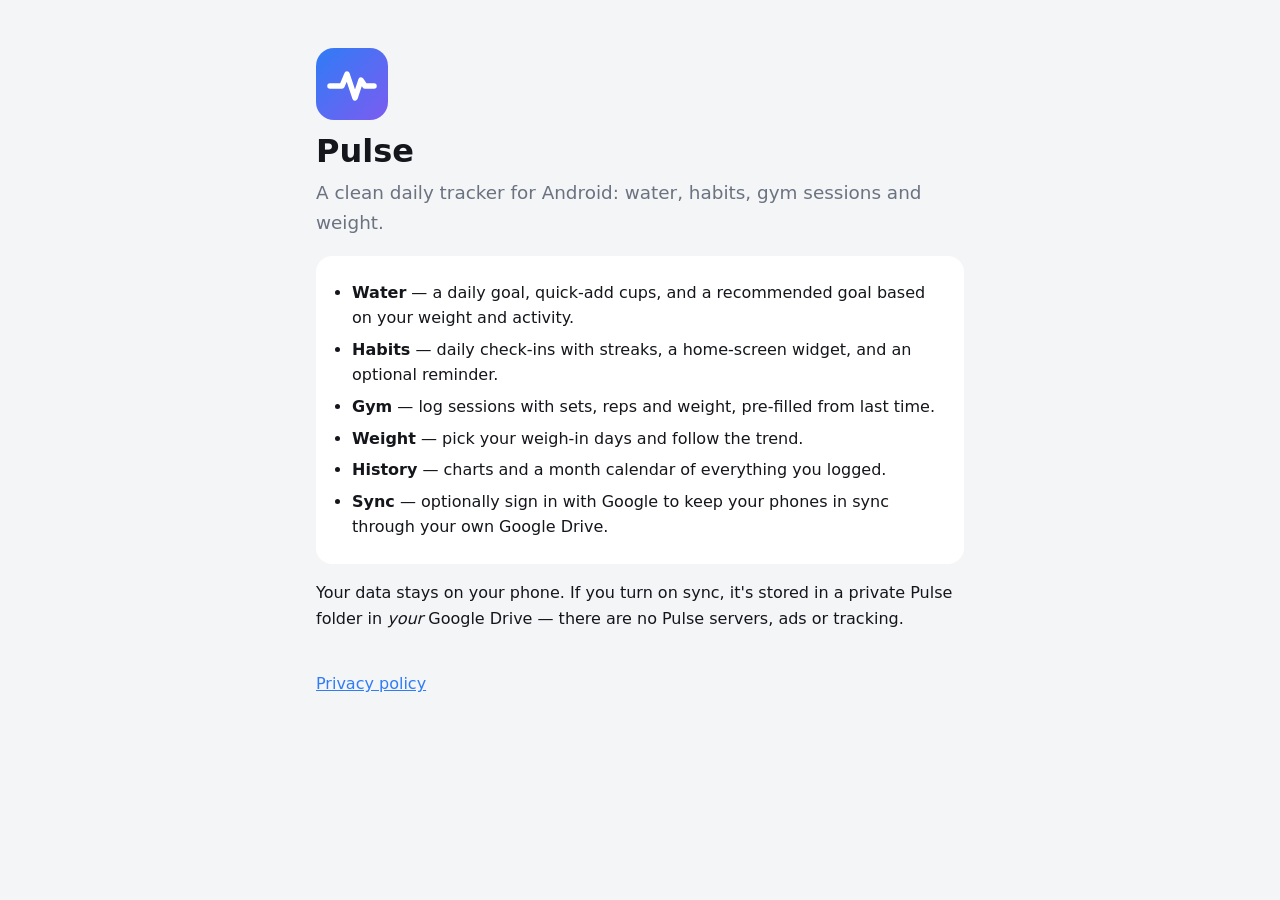
<file: index.html>
<!doctype html>
<html lang="en">
<head>
<meta charset="utf-8">
<meta name="viewport" content="width=device-width, initial-scale=1">
<title>Pulse</title>
<meta name="description" content="Pulse is a clean daily tracker for Android: water, habits, gym sessions and weight.">
<link rel="stylesheet" href="style.css">
</head>
<body>
<main>
  <div class="logo" aria-hidden="true"><svg viewBox="18 18 72 72"><path d="M32 56h12l5-12 8 24 6-18 4 6h9" fill="none" stroke="#fff" stroke-width="5.5" stroke-linecap="round" stroke-linejoin="round"/></svg></div>
  <h1>Pulse</h1>
  <p class="lead">A clean daily tracker for Android: water, habits, gym sessions and weight.</p>

  <ul class="features">
    <li><b>Water</b> — a daily goal, quick-add cups, and a recommended goal based on your weight and activity.</li>
    <li><b>Habits</b> — daily check-ins with streaks, a home-screen widget, and an optional reminder.</li>
    <li><b>Gym</b> — log sessions with sets, reps and weight, pre-filled from last time.</li>
    <li><b>Weight</b> — pick your weigh-in days and follow the trend.</li>
    <li><b>History</b> — charts and a month calendar of everything you logged.</li>
    <li><b>Sync</b> — optionally sign in with Google to keep your phones in sync through your own Google Drive.</li>
  </ul>

  <p>Your data stays on your phone. If you turn on sync, it's stored in a private Pulse folder in <em>your</em> Google Drive — there are no Pulse servers, ads or tracking.</p>

  <footer><a href="privacy.html">Privacy policy</a></footer>
</main>
</body>
</html>
</file>
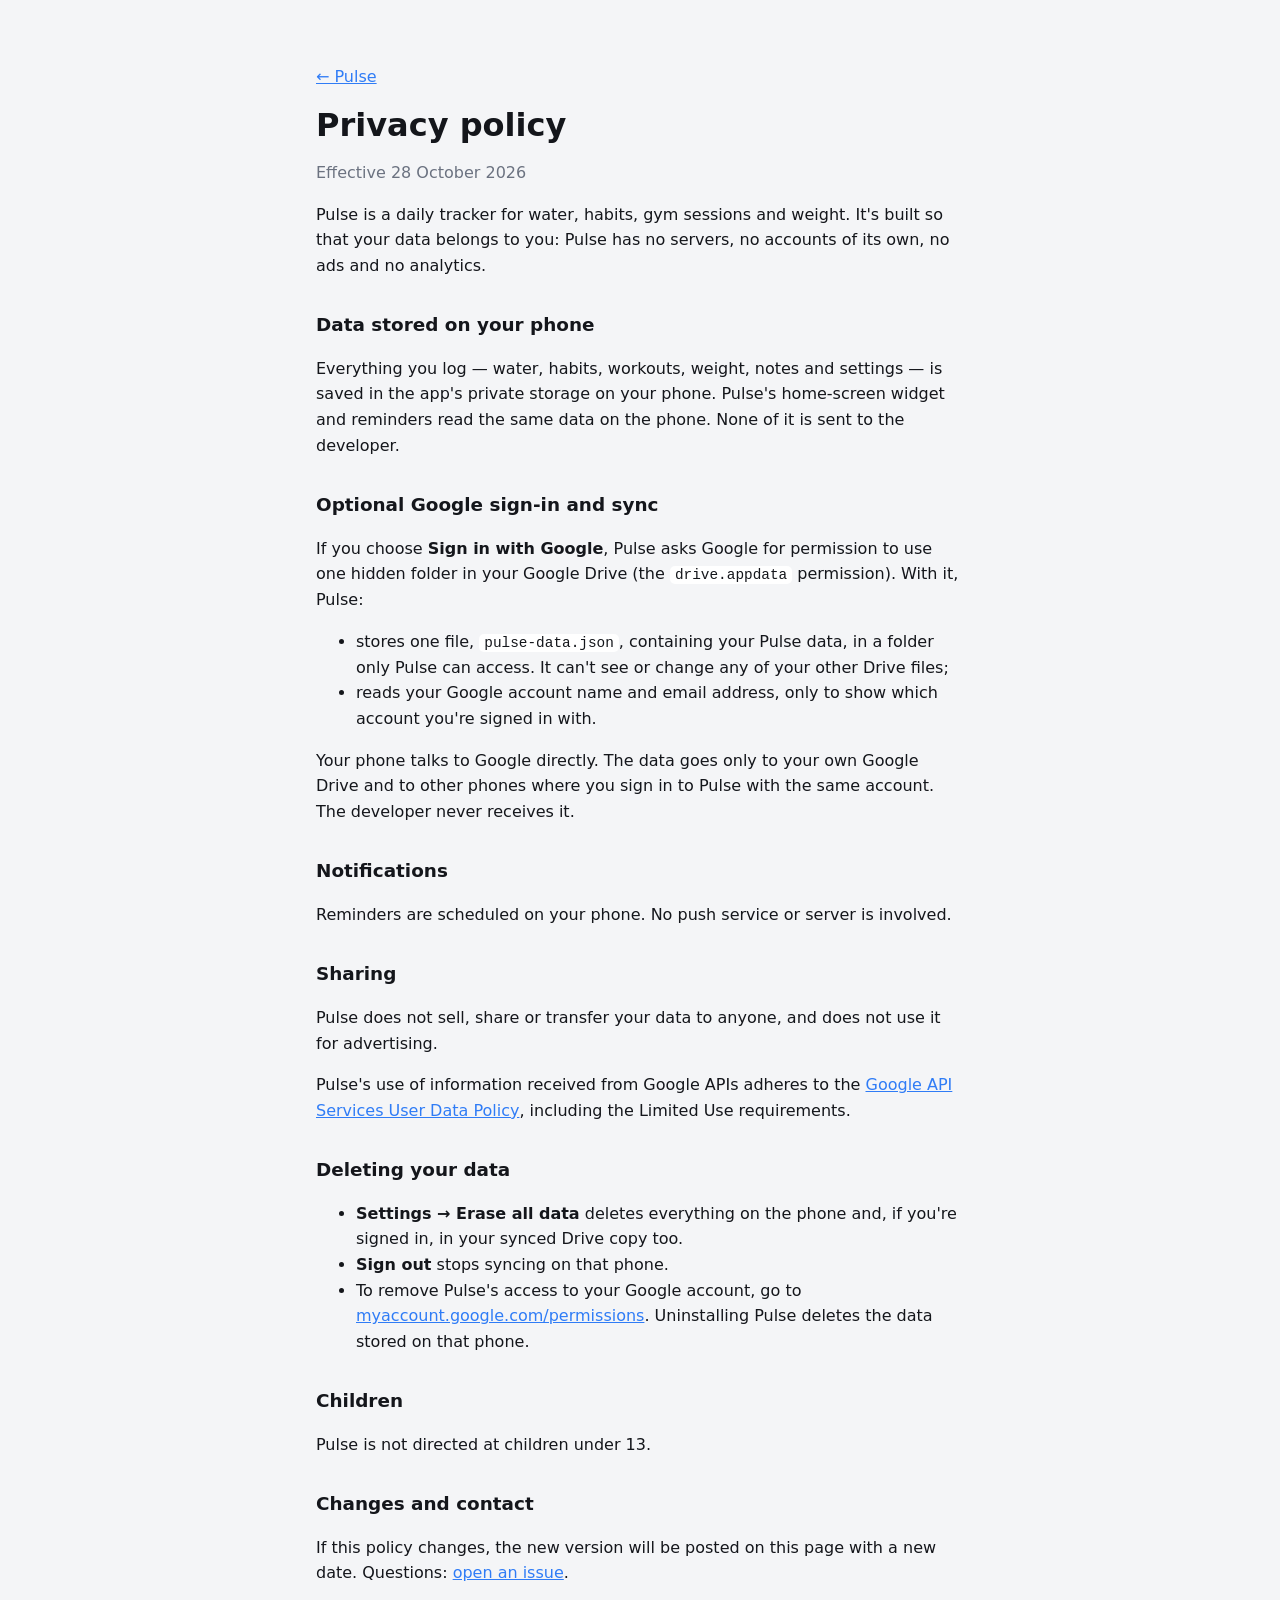
<file: privacy.html>
<!doctype html>
<html lang="en">
<head>
<meta charset="utf-8">
<meta name="viewport" content="width=device-width, initial-scale=1">
<title>Pulse privacy policy</title>
<link rel="stylesheet" href="style.css">
</head>
<body>
<main>
  <p><a href="./">← Pulse</a></p>
  <h1>Privacy policy</h1>
  <p class="muted">Effective 28 October 2026</p>

  <p>Pulse is a daily tracker for water, habits, gym sessions and weight. It's built so that your data belongs to you: Pulse has no servers, no accounts of its own, no ads and no analytics.</p>

  <h2>Data stored on your phone</h2>
  <p>Everything you log — water, habits, workouts, weight, notes and settings — is saved in the app's private storage on your phone. Pulse's home-screen widget and reminders read the same data on the phone. None of it is sent to the developer.</p>

  <h2>Optional Google sign-in and sync</h2>
  <p>If you choose <b>Sign in with Google</b>, Pulse asks Google for permission to use one hidden folder in your Google Drive (the <code>drive.appdata</code> permission). With it, Pulse:</p>
  <ul>
    <li>stores one file, <code>pulse-data.json</code>, containing your Pulse data, in a folder only Pulse can access. It can't see or change any of your other Drive files;</li>
    <li>reads your Google account name and email address, only to show which account you're signed in with.</li>
  </ul>
  <p>Your phone talks to Google directly. The data goes only to your own Google Drive and to other phones where you sign in to Pulse with the same account. The developer never receives it.</p>

  <h2>Notifications</h2>
  <p>Reminders are scheduled on your phone. No push service or server is involved.</p>

  <h2>Sharing</h2>
  <p>Pulse does not sell, share or transfer your data to anyone, and does not use it for advertising.</p>
  <p>Pulse's use of information received from Google APIs adheres to the <a href="https://developers.google.com/terms/api-services-user-data-policy">Google API Services User Data Policy</a>, including the Limited Use requirements.</p>

  <h2>Deleting your data</h2>
  <ul>
    <li><b>Settings → Erase all data</b> deletes everything on the phone and, if you're signed in, in your synced Drive copy too.</li>
    <li><b>Sign out</b> stops syncing on that phone.</li>
    <li>To remove Pulse's access to your Google account, go to <a href="https://myaccount.google.com/permissions">myaccount.google.com/permissions</a>. Uninstalling Pulse deletes the data stored on that phone.</li>
  </ul>

  <h2>Children</h2>
  <p>Pulse is not directed at children under 13.</p>

  <h2>Changes and contact</h2>
  <p>If this policy changes, the new version will be posted on this page with a new date. Questions: <a href="https://github.com/diogotrf/pulse-site/issues">open an issue</a>.</p>
</main>
</body>
</html>
</file>
<file: style.css>
:root { --bg: #f4f5f7; --card: #fff; --text: #14161b; --muted: #6b7280; --accent: #2f7cf6; }
@media (prefers-color-scheme: dark) { :root { --bg: #0b0c0f; --card: #15171c; --text: #eceef2; --muted: #9aa1ad; --accent: #6aa3ff; } }
* { box-sizing: border-box; }
body { margin: 0; background: var(--bg); color: var(--text); font: 16px/1.6 system-ui, -apple-system, "Segoe UI", Roboto, sans-serif; }
main { max-width: 680px; margin: 0 auto; padding: 48px 16px 64px; }
h1 { font-size: 2rem; line-height: 1.2; margin: 12px 0 8px; }
h2 { font-size: 1.15rem; margin: 32px 0 6px; }
a { color: var(--accent); }
code { font-size: .9em; background: var(--card); padding: 1px 5px; border-radius: 5px; }
.logo { width: 72px; height: 72px; border-radius: 18px; background: linear-gradient(135deg, #2f7cf6, #7c5cf0); }
.logo svg { width: 100%; height: 100%; display: block; }
.lead { font-size: 1.15rem; color: var(--muted); margin-top: 0; }
.muted { color: var(--muted); }
.features { background: var(--card); border-radius: 16px; padding: 18px 18px 18px 36px; }
.features li { margin: 6px 0; }
footer { margin-top: 40px; color: var(--muted); }
</file>
